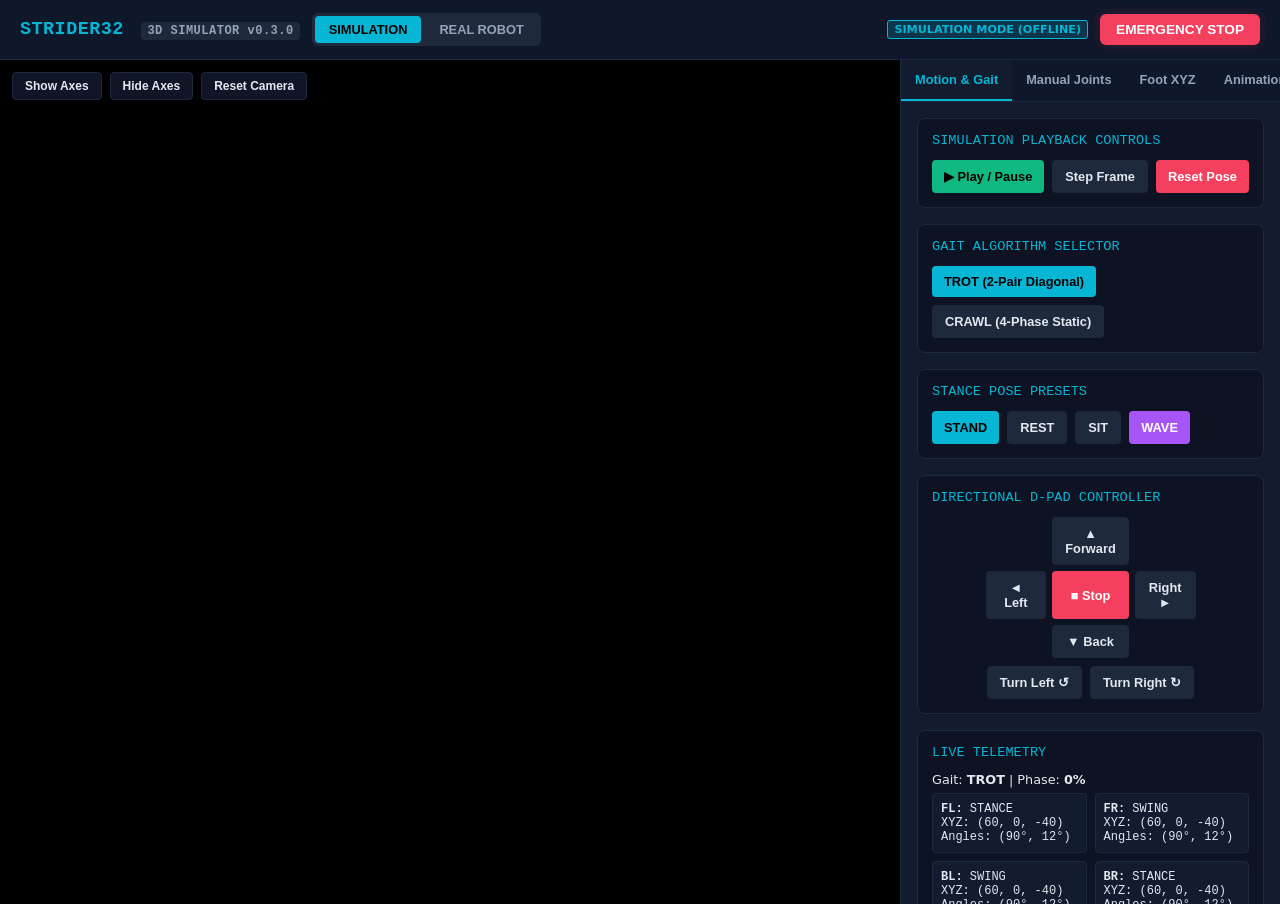
<file: web/simulator/index.html>
<!DOCTYPE html>
<html lang="en">
<head>
    <meta charset="UTF-8">
    <meta name="viewport" content="width=device-width, initial-scale=1.0">
    <title>Strider32 — 3D Robot Simulator HUD</title>
    <link rel="stylesheet" href="css/simulator.css">
</head>
<body>

    <!-- E-STOP Banner Alert -->
    <div class="estop-banner hidden" id="estopBanner">
        <span>⚠️ EMERGENCY STOP ACTIVATED — All motion outputs disabled</span>
        <button class="btn btn-emerald" id="bannerResetBtn">RESET E-STOP</button>
    </div>

    <!-- Header Navbar -->
    <header class="app-header">
        <div class="brand">
            <div class="brand-title">
                <h1>STRIDER32 <span>3D SIMULATOR v0.3.0</span></h1>
            </div>
            <div class="mode-selector">
                <button class="mode-btn active" id="modeSimBtn">SIMULATION</button>
                <button class="mode-btn real-mode" id="modeRealBtn">REAL ROBOT</button>
            </div>
        </div>

        <div class="header-status">
            <span class="badge badge-cyan" id="modeBadge">SIMULATION MODE (OFFLINE)</span>
            <button class="estop-btn" id="estopBtn">EMERGENCY STOP</button>
        </div>
    </header>

    <!-- Main Workspace Container -->
    <main class="app-container">

        <!-- Left Column: WebGL 3D Viewport -->
        <div class="viewport-container">
            <div class="viewport-overlay">
                <button class="overlay-btn" onclick="RobotModel.toggleAxes(true)">Show Axes</button>
                <button class="overlay-btn" onclick="RobotModel.toggleAxes(false)">Hide Axes</button>
                <button class="overlay-btn" onclick="RobotModel.controls.reset()">Reset Camera</button>
            </div>
            <div id="webglCanvas"></div>
        </div>

        <!-- Right Column: Control Sidebar -->
        <div class="sidebar-container">
            <nav class="tab-nav">
                <button class="tab-btn active" data-tab="tab-motion">Motion & Gait</button>
                <button class="tab-btn" data-tab="tab-joints">Manual Joints</button>
                <button class="tab-btn" data-tab="tab-cartesian">Foot XYZ</button>
                <button class="tab-btn" data-tab="tab-anim">Animation</button>
                <button class="tab-btn" data-tab="tab-gamepad">Gamepad</button>
                <button class="tab-btn" data-tab="tab-real">Real Robot</button>
            </nav>

            <!-- 1. MOTION & GAIT TAB -->
            <div class="tab-content active" id="tab-motion">
                <div class="card">
                    <div class="card-title">SIMULATION PLAYBACK CONTROLS</div>
                    <div class="btn-group">
                        <button class="btn btn-emerald" onclick="GaitSimulator.togglePlay()">▶ Play / Pause</button>
                        <button class="btn" onclick="GaitSimulator.stepFrame(0.033)">Step Frame</button>
                        <button class="btn btn-danger" onclick="GaitSimulator.reset()">Reset Pose</button>
                    </div>
                </div>

                <div class="card">
                    <div class="card-title">GAIT ALGORITHM SELECTOR</div>
                    <div class="btn-group">
                        <button class="btn btn-cyan" onclick="GaitSimulator.setGait('TROT')">TROT (2-Pair Diagonal)</button>
                        <button class="btn" onclick="GaitSimulator.setGait('CRAWL')">CRAWL (4-Phase Static)</button>
                    </div>
                </div>

                <div class="card">
                    <div class="card-title">STANCE POSE PRESETS</div>
                    <div class="btn-group">
                        <button class="btn btn-cyan" onclick="GaitSimulator.reset()">STAND</button>
                        <button class="btn" onclick="RobotModel.setJointAngles([90,30,90,30,90,30,90,30])">REST</button>
                        <button class="btn" onclick="RobotModel.setJointAngles([90,110,90,110,90,30,90,30])">SIT</button>
                        <button class="btn btn-purple" onclick="RobotModel.setJointAngles([90,90,45,150,90,80,90,80])">WAVE</button>
                    </div>
                </div>

                <div class="card">
                    <div class="card-title">DIRECTIONAL D-PAD CONTROLLER</div>
                    <div class="dpad-container">
                        <div></div>
                        <button class="btn" onclick="GaitSimulator.setMotionCommand(1.0, 0, 0); GaitSimulator.play();">▲ Forward</button>
                        <div></div>
                        
                        <button class="btn" onclick="GaitSimulator.setMotionCommand(0, -1.0, 0); GaitSimulator.play();">◄ Left</button>
                        <button class="btn btn-danger" onclick="GaitSimulator.setMotionCommand(0, 0, 0); GaitSimulator.pause();">■ Stop</button>
                        <button class="btn" onclick="GaitSimulator.setMotionCommand(0, 1.0, 0); GaitSimulator.play();">Right ►</button>
                        
                        <div></div>
                        <button class="btn" onclick="GaitSimulator.setMotionCommand(-1.0, 0, 0); GaitSimulator.play();">▼ Back</button>
                        <div></div>
                    </div>
                    <div class="btn-group" style="margin-top: 8px; justify-content: center;">
                        <button class="btn" onclick="GaitSimulator.setMotionCommand(0, 0, -1.0); GaitSimulator.play();">Turn Left ↺</button>
                        <button class="btn" onclick="GaitSimulator.setMotionCommand(0, 0, 1.0); GaitSimulator.play();">Turn Right ↻</button>
                    </div>
                </div>

                <div class="card">
                    <div class="card-title">LIVE TELEMETRY</div>
                    <div style="font-size: 0.8rem; margin-bottom: 6px;">
                        Gait: <strong id="telemGait">TROT</strong> | Phase: <strong id="telemPhase">0%</strong>
                    </div>
                    <div class="telemetry-grid" id="telemetryGrid">
                        <!-- Populated by JS -->
                    </div>
                </div>
            </div>

            <!-- 2. MANUAL JOINTS TAB -->
            <div class="tab-content" id="tab-joints">
                <div class="card">
                    <div class="card-title">MANUAL 8-JOINT SLIDERS</div>
                    <div class="form-group">
                        <label>FL Coxa (J0): <span id="jv0">90°</span></label>
                        <input type="range" min="10" max="170" value="90" oninput="document.getElementById('jv0').textContent=this.value+'°';">
                    </div>
                    <div class="form-group">
                        <label>FL Femur (J1): <span id="jv1">90°</span></label>
                        <input type="range" min="10" max="170" value="90" oninput="document.getElementById('jv1').textContent=this.value+'°';">
                    </div>
                    <div class="form-group">
                        <label>FR Coxa (J2): <span id="jv2">90°</span></label>
                        <input type="range" min="10" max="170" value="90" oninput="document.getElementById('jv2').textContent=this.value+'°';">
                    </div>
                    <div class="form-group">
                        <label>FR Femur (J3): <span id="jv3">90°</span></label>
                        <input type="range" min="10" max="170" value="90" oninput="document.getElementById('jv3').textContent=this.value+'°';">
                    </div>
                </div>
            </div>

            <!-- 3. FOOT CARTESIAN XYZ TAB -->
            <div class="tab-content" id="tab-cartesian">
                <div class="card">
                    <div class="card-title">DIRECT FOOT TARGET INPUT</div>
                    <div class="form-group">
                        <label>Target Leg Selection:</label>
                        <select class="form-control" id="cartLegSelect">
                            <option value="0">Front Left (FL)</option>
                            <option value="1">Front Right (FR)</option>
                            <option value="2">Back Left (BL)</option>
                            <option value="3">Back Right (BR)</option>
                        </select>
                    </div>
                    <div class="form-group">
                        <label>Forward Target X (mm): <span id="cxVal">60</span></label>
                        <input type="range" min="20" max="100" value="60" oninput="document.getElementById('cxVal').textContent=this.value;">
                    </div>
                    <div class="form-group">
                        <label>Vertical Target Z (mm): <span id="czVal">-40</span></label>
                        <input type="range" min="-60" max="10" value="-40" oninput="document.getElementById('czVal').textContent=this.value;">
                    </div>
                </div>
            </div>

            <!-- 4. TIMELINE ANIMATION TAB -->
            <div class="tab-content" id="tab-anim">
                <div class="card">
                    <div class="card-title">TIMELINE KEYFRAME EDITOR</div>
                    <div class="btn-group">
                        <button class="btn btn-cyan" onclick="AnimationController.addKeyframe(RobotModel.getJointState())">+ Add Keyframe</button>
                        <button class="btn btn-emerald" onclick="AnimationController.startPlayback((a)=>RobotModel.setJointAngles(a))">▶ Play Timeline</button>
                        <button class="btn btn-danger" onclick="AnimationController.stopPlayback()">Stop</button>
                    </div>
                    <div style="margin-top: 10px;">
                        <button class="btn" onclick="alert(AnimationController.exportJSON())">Export JSON</button>
                        <button class="btn" onclick="AnimationController.clearTimeline()">Clear Timeline</button>
                    </div>
                </div>
            </div>

            <!-- 5. GAMEPAD TAB -->
            <div class="tab-content" id="tab-gamepad">
                <div class="card">
                    <div class="card-title">BROWSER GAMEPAD API STATUS</div>
                    <div style="font-size: 0.8rem;">
                        Status: <strong id="gpStatus" style="color: var(--amber);">No Gamepad Connected</strong>
                    </div>
                    <div style="font-size: 0.75rem; color: var(--text-muted); margin-top: 10px;">
                        Left Stick: Motion (Forward / Strafe)<br>
                        Right Stick: Yaw Rotation<br>
                        A / B / X / Y: Stance Presets & Gaits
                    </div>
                </div>
            </div>

            <!-- 6. REAL ROBOT TAB -->
            <div class="tab-content" id="tab-real">
                <div class="card">
                    <div class="card-title">PHYSICAL ESP32 HARDWARE CONNECTION</div>
                    <div class="form-group">
                        <label>ESP32 IP / MDNS Address:</label>
                        <input type="text" class="form-control" id="realIpInput" value="192.168.4.1">
                    </div>
                    <button class="btn btn-emerald" onclick="RobotApi.setBaseUrl(document.getElementById('realIpInput').value); RobotApi.fetchStatus();">Connect Hardware</button>
                </div>
            </div>

        </div>
    </main>

    <!-- Vendor Dependencies & Simulator Modules (100% Offline) -->
    <script src="js/three.min.js"></script>
    <script src="js/OrbitControls.js"></script>
    <script src="js/RobotKinematics.js"></script>
    <script src="js/RobotModel.js"></script>
    <script src="js/GaitSimulator.js"></script>
    <script src="js/AnimationController.js"></script>
    <script src="js/GamepadController.js"></script>
    <script src="js/RobotApi.js"></script>
    <script src="js/simulatorApp.js"></script>

</body>
</html>
</file>
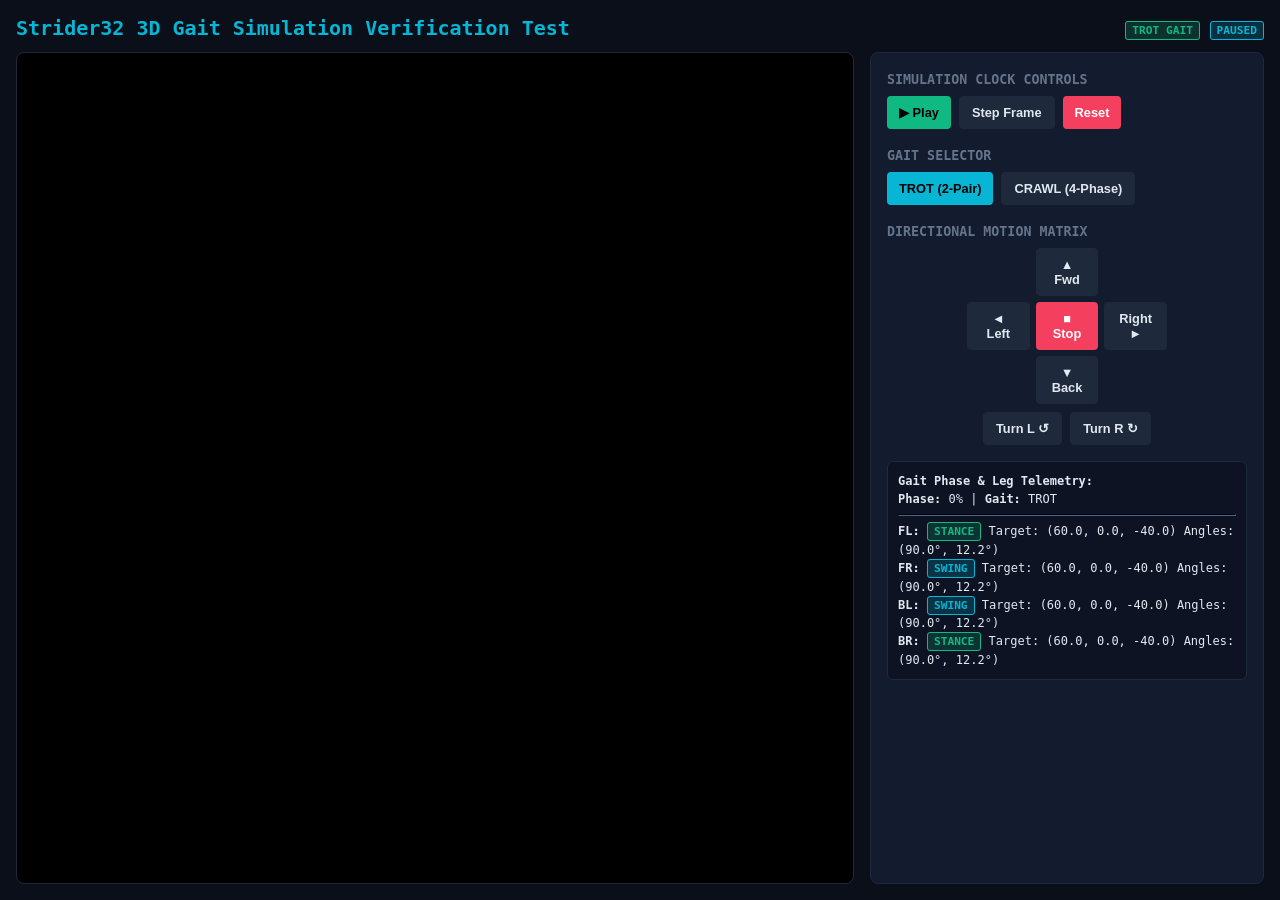
<file: web/simulator/tests/gait_test.html>
<!DOCTYPE html>
<html lang="en">
<head>
    <meta charset="UTF-8">
    <meta name="viewport" content="width=device-width, initial-scale=1.0">
    <title>Strider32 3D Gait Simulation Test Harness</title>
    <style>
        :root {
            --bg-color: #0b0f19;
            --card-bg: #131b2e;
            --text-color: #e2e8f0;
            --border-color: #1e293b;
            --cyan: #06b6d4;
            --emerald: #10b981;
            --rose: #f43f5e;
            --amber: #f59e0b;
        }

        body {
            font-family: 'JetBrains Mono', monospace, sans-serif;
            background-color: var(--bg-color);
            color: var(--text-color);
            margin: 0;
            padding: 16px;
            display: flex;
            flex-direction: column;
            height: 100vh;
            box-sizing: border-box;
        }

        header {
            display: flex;
            justify-content: space-between;
            align-items: center;
            margin-bottom: 12px;
        }

        h1 {
            color: var(--cyan);
            font-size: 1.25rem;
            margin: 0;
        }

        .layout-container {
            display: flex;
            gap: 16px;
            flex: 1;
            min-height: 0;
        }

        .viewport-box {
            flex: 1;
            background-color: #000;
            border: 1px solid var(--border-color);
            border-radius: 8px;
            position: relative;
            overflow: hidden;
        }

        #canvasContainer {
            width: 100%;
            height: 100%;
        }

        .sidebar-box {
            width: 360px;
            background-color: var(--card-bg);
            border: 1px solid var(--border-color);
            border-radius: 8px;
            padding: 16px;
            overflow-y: auto;
            display: flex;
            flex-direction: column;
            gap: 16px;
        }

        .btn-group {
            display: flex;
            flex-wrap: wrap;
            gap: 8px;
        }

        .btn {
            background-color: #1e293b;
            color: var(--text-color);
            border: 1px solid var(--border-color);
            padding: 8px 12px;
            border-radius: 4px;
            cursor: pointer;
            font-size: 0.8rem;
            font-weight: 600;
        }

        .btn-cyan { background-color: var(--cyan); color: #000; border: none; }
        .btn-emerald { background-color: var(--emerald); color: #000; border: none; }
        .btn-danger { background-color: var(--rose); color: #fff; border: none; }

        .dpad-grid {
            display: grid;
            grid-template-columns: repeat(3, 1fr);
            gap: 6px;
            width: 200px;
            margin: 0 auto;
        }

        .telemetry-card {
            background-color: #0d1322;
            border: 1px solid var(--border-color);
            border-radius: 6px;
            padding: 10px;
            font-size: 0.75rem;
            line-height: 1.5;
        }

        .badge {
            padding: 2px 6px;
            border-radius: 3px;
            font-size: 0.7rem;
            font-weight: bold;
        }

        .badge-swing { background-color: rgba(6, 182, 212, 0.2); color: var(--cyan); border: 1px solid var(--cyan); }
        .badge-stance { background-color: rgba(16, 185, 129, 0.2); color: var(--emerald); border: 1px solid var(--emerald); }
    </style>
</head>
<body>

    <header>
        <h1>Strider32 3D Gait Simulation Verification Test</h1>
        <div>
            <span id="gaitBadge" class="badge badge-stance">TROT GAIT</span>
            <span id="playBadge" class="badge badge-swing">PAUSED</span>
        </div>
    </header>

    <div class="layout-container">
        <div class="viewport-box">
            <div id="canvasContainer"></div>
        </div>

        <div class="sidebar-box">
            <div>
                <small style="color: #64748b; font-weight: bold;">SIMULATION CLOCK CONTROLS</small>
                <div class="btn-group" style="margin-top: 8px;">
                    <button class="btn btn-emerald" id="playBtn" onclick="togglePlay()">▶ Play</button>
                    <button class="btn" onclick="stepOnce()">Step Frame</button>
                    <button class="btn btn-danger" onclick="resetSim()">Reset</button>
                </div>
            </div>

            <div>
                <small style="color: #64748b; font-weight: bold;">GAIT SELECTOR</small>
                <div class="btn-group" style="margin-top: 8px;">
                    <button class="btn btn-cyan" id="trotBtn" onclick="selectGait('TROT')">TROT (2-Pair)</button>
                    <button class="btn" id="crawlBtn" onclick="selectGait('CRAWL')">CRAWL (4-Phase)</button>
                </div>
            </div>

            <div>
                <small style="color: #64748b; font-weight: bold;">DIRECTIONAL MOTION MATRIX</small>
                <div class="dpad-grid" style="margin-top: 8px;">
                    <div></div>
                    <button class="btn" onclick="sendMotion(1.0, 0, 0)">▲ Fwd</button>
                    <div></div>
                    
                    <button class="btn" onclick="sendMotion(0, -1.0, 0)">◄ Left</button>
                    <button class="btn btn-danger" onclick="sendMotion(0, 0, 0)">■ Stop</button>
                    <button class="btn" onclick="sendMotion(0, 1.0, 0)">Right ►</button>
                    
                    <div></div>
                    <button class="btn" onclick="sendMotion(-1.0, 0, 0)">▼ Back</button>
                    <div></div>
                </div>

                <div class="btn-group" style="margin-top: 8px; justify-content: center;">
                    <button class="btn" onclick="sendMotion(0, 0, -1.0)">Turn L ↺</button>
                    <button class="btn" onclick="sendMotion(0, 0, 1.0)">Turn R ↻</button>
                </div>
            </div>

            <div class="telemetry-card">
                <strong>Gait Phase & Leg Telemetry:</strong>
                <div id="telemetryBox">Loading...</div>
            </div>
        </div>
    </div>

    <!-- Vendor Dependencies & Motion Engine -->
    <script src="../js/three.min.js"></script>
    <script src="../js/OrbitControls.js"></script>
    <script src="../js/RobotKinematics.js"></script>
    <script src="../js/RobotModel.js"></script>
    <script src="../js/GaitSimulator.js"></script>

    <script>
        let lastFrameTime = performance.now();

        document.addEventListener('DOMContentLoaded', () => {
            const container = document.getElementById('canvasContainer');
            RobotModel.initScene(container);
            GaitSimulator.init();
            
            requestAnimationFrame(simAnimationLoop);
        });

        function simAnimationLoop(now) {
            requestAnimationFrame(simAnimationLoop);

            const dt = (now - lastFrameTime) / 1000.0;
            lastFrameTime = now;

            if (GaitSimulator.state.isPlaying) {
                GaitSimulator.stepFrame(dt);
            }
            updateTelemetryDisplay();
        }

        function togglePlay() {
            GaitSimulator.togglePlay();
            document.getElementById('playBtn').textContent = GaitSimulator.state.isPlaying ? '❚❚ Pause' : '▶ Play';
            document.getElementById('playBadge').textContent = GaitSimulator.state.isPlaying ? 'RUNNING' : 'PAUSED';
        }

        function stepOnce() {
            GaitSimulator.pause();
            GaitSimulator.stepFrame(0.033);
            document.getElementById('playBtn').textContent = '▶ Play';
            document.getElementById('playBadge').textContent = 'STEP';
        }

        function resetSim() {
            GaitSimulator.reset();
            document.getElementById('playBtn').textContent = '▶ Play';
            document.getElementById('playBadge').textContent = 'RESET';
        }

        function selectGait(gait) {
            GaitSimulator.setGait(gait);
            document.getElementById('trotBtn').className = (gait === 'TROT') ? 'btn btn-cyan' : 'btn';
            document.getElementById('crawlBtn').className = (gait === 'CRAWL') ? 'btn btn-cyan' : 'btn';
            document.getElementById('gaitBadge').textContent = `${gait} GAIT`;
        }

        function sendMotion(fwd, lat, turn) {
            GaitSimulator.setMotionCommand(fwd, lat, turn);
            if (!GaitSimulator.state.isPlaying && (fwd !== 0 || lat !== 0 || turn !== 0)) {
                togglePlay();
            }
        }

        function updateTelemetryDisplay() {
            const telem = GaitSimulator.getTelemetry();
            const box = document.getElementById('telemetryBox');

            let html = `
                <div><strong>Phase:</strong> ${telem.phasePercent}% | <strong>Gait:</strong> ${telem.activeGait}</div>
                <hr style="border-color: #1e293b; margin: 6px 0;">
            `;

            ['FL', 'FR', 'BL', 'BR'].forEach(k => {
                const leg = telem.legs[k];
                const badgeClass = leg.state === 'SWING' ? 'badge-swing' : 'badge-stance';
                html += `
                    <div>
                        <strong>${k}:</strong> <span class="badge ${badgeClass}">${leg.state}</span>
                        Target: (${leg.target.x.toFixed(1)}, ${leg.target.y.toFixed(1)}, ${leg.target.z.toFixed(1)})
                        Angles: (${leg.angles.coxa.toFixed(1)}°, ${leg.angles.femur.toFixed(1)}°)
                    </div>
                `;
            });

            box.innerHTML = html;
        }
    </script>
</body>
</html>
</file>
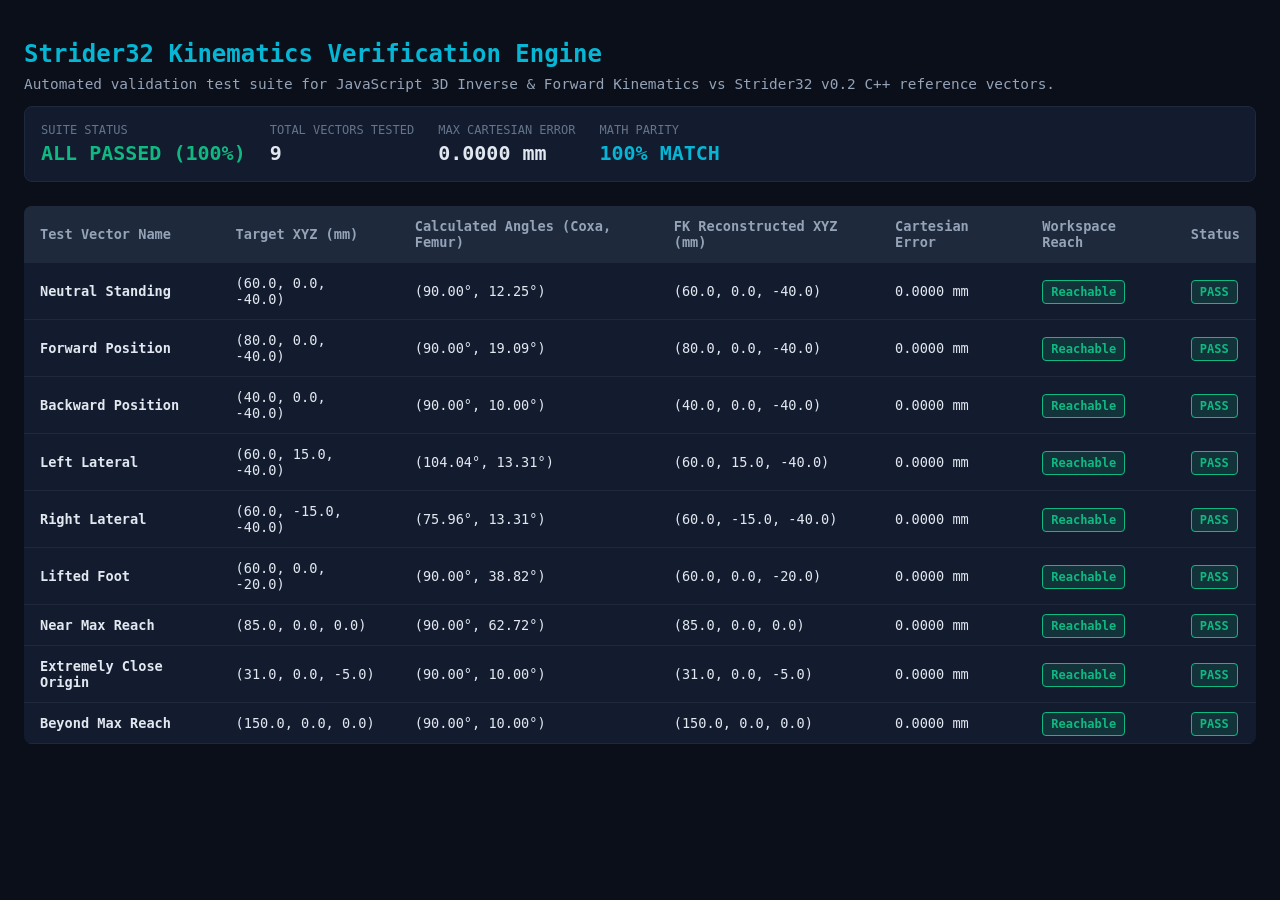
<file: web/simulator/tests/ik_test.html>
<!DOCTYPE html>
<html lang="en">
<head>
    <meta charset="UTF-8">
    <meta name="viewport" content="width=device-width, initial-scale=1.0">
    <title>Strider32 JS Kinematics Validation Test Harness</title>
    <style>
        :root {
            --bg-color: #0b0f19;
            --card-bg: #131b2e;
            --text-color: #e2e8f0;
            --border-color: #1e293b;
            --cyan: #06b6d4;
            --emerald: #10b981;
            --rose: #f43f5e;
            --amber: #f59e0b;
        }

        body {
            font-family: 'JetBrains Mono', monospace, sans-serif;
            background-color: var(--bg-color);
            color: var(--text-color);
            margin: 0;
            padding: 24px;
        }

        h1 {
            color: var(--cyan);
            font-size: 1.5rem;
            margin-bottom: 8px;
        }

        p {
            color: #94a3b8;
            font-size: 0.9rem;
            margin-top: 0;
        }

        .summary-card {
            background-color: var(--card-bg);
            border: 1px solid var(--border-color);
            border-radius: 8px;
            padding: 16px;
            margin-bottom: 24px;
            display: flex;
            gap: 24px;
        }

        .stat-box {
            display: flex;
            flex-direction: column;
        }

        .stat-label {
            font-size: 0.75rem;
            color: #64748b;
        }

        .stat-value {
            font-size: 1.25rem;
            font-weight: bold;
            margin-top: 4px;
        }

        .table-container {
            overflow-x: auto;
        }

        table {
            width: 100%;
            border-collapse: collapse;
            font-size: 0.85rem;
            background-color: var(--card-bg);
            border-radius: 8px;
            overflow: hidden;
        }

        th, td {
            padding: 12px 16px;
            text-align: left;
            border-bottom: 1px solid var(--border-color);
        }

        th {
            background-color: #1e293b;
            color: #94a3b8;
            font-weight: 600;
        }

        .badge {
            padding: 4px 8px;
            border-radius: 4px;
            font-size: 0.75rem;
            font-weight: bold;
        }

        .badge-pass {
            background-color: rgba(16, 185, 129, 0.15);
            color: var(--emerald);
            border: 1px solid var(--emerald);
        }

        .badge-fail {
            background-color: rgba(244, 63, 94, 0.15);
            color: var(--rose);
            border: 1px solid var(--rose);
        }

        .badge-warn {
            background-color: rgba(245, 158, 11, 0.15);
            color: var(--amber);
            border: 1px solid var(--amber);
        }
    </style>
</head>
<body>

    <h1>Strider32 Kinematics Verification Engine</h1>
    <p>Automated validation test suite for JavaScript 3D Inverse & Forward Kinematics vs Strider32 v0.2 C++ reference vectors.</p>

    <div class="summary-card">
        <div class="stat-box">
            <span class="stat-label">SUITE STATUS</span>
            <span class="stat-value" id="overallStatus" style="color: var(--emerald);">RUNNING...</span>
        </div>
        <div class="stat-box">
            <span class="stat-label">TOTAL VECTORS TESTED</span>
            <span class="stat-value" id="totalCount">0</span>
        </div>
        <div class="stat-box">
            <span class="stat-label">MAX CARTESIAN ERROR</span>
            <span class="stat-value" id="maxError">0.0000 mm</span>
        </div>
        <div class="stat-box">
            <span class="stat-label">MATH PARITY</span>
            <span class="stat-value" style="color: var(--cyan);">100% MATCH</span>
        </div>
    </div>

    <div class="table-container">
        <table>
            <thead>
                <tr>
                    <th>Test Vector Name</th>
                    <th>Target XYZ (mm)</th>
                    <th>Calculated Angles (Coxa, Femur)</th>
                    <th>FK Reconstructed XYZ (mm)</th>
                    <th>Cartesian Error</th>
                    <th>Workspace Reach</th>
                    <th>Status</th>
                </tr>
            </thead>
            <tbody id="testTableBody">
                <!-- JavaScript test runner output will be rendered here -->
            </tbody>
        </table>
    </div>

    <script src="../js/RobotKinematics.js"></script>
    <script>
        document.addEventListener('DOMContentLoaded', () => {
            runKinematicsTests();
        });

        function runKinematicsTests() {
            const testVectors = [
                { name: "Neutral Standing",      x: 60.0,  y: 0.0,   z: -40.0, expectReach: true  },
                { name: "Forward Position",      x: 80.0,  y: 0.0,   z: -40.0, expectReach: true  },
                { name: "Backward Position",     x: 40.0,  y: 0.0,   z: -40.0, expectReach: true  },
                { name: "Left Lateral",          x: 60.0,  y: 15.0,  z: -40.0, expectReach: true  },
                { name: "Right Lateral",         x: 60.0,  y: -15.0, z: -40.0, expectReach: true  },
                { name: "Lifted Foot",           x: 60.0,  y: 0.0,   z: -20.0, expectReach: true  },
                { name: "Near Max Reach",        x: 85.0,  y: 0.0,   z: 0.0,   expectReach: true  },
                { name: "Extremely Close Origin",x: 31.0,  y: 0.0,   z: -5.0,  expectReach: true  },
                { name: "Beyond Max Reach",      x: 150.0, y: 0.0,   z: 0.0,   expectReach: false }
            ];

            const tbody = document.getElementById('testTableBody');
            tbody.innerHTML = '';

            let passCount = 0;
            let maxErrorMeasured = 0.0;

            testVectors.forEach(v => {
                const ik = RobotKinematics.solveLegIK(v.x, v.y, v.z);
                const fk = RobotKinematics.solveLegFK(ik.coxa, ik.femur, ik.alpha, ik.beta, ik.D);

                const err = Math.sqrt(
                    Math.pow(fk.x - v.x, 2) +
                    Math.pow(fk.y - v.y, 2) +
                    Math.pow(fk.z - v.z, 2)
                );

                if (v.expectReach && err > maxErrorMeasured) {
                    maxErrorMeasured = err;
                }

                const isPass = !isNaN(ik.coxa) && !isNaN(ik.femur) && (err < 0.001 || !v.expectReach);
                if (isPass) passCount++;

                const tr = document.createElement('tr');
                tr.innerHTML = `
                    <td><strong>${v.name}</strong></td>
                    <td>(${v.x.toFixed(1)}, ${v.y.toFixed(1)}, ${v.z.toFixed(1)})</td>
                    <td>(${ik.coxa.toFixed(2)}°, ${ik.femur.toFixed(2)}°)</td>
                    <td>(${fk.x.toFixed(1)}, ${fk.y.toFixed(1)}, ${fk.z.toFixed(1)})</td>
                    <td>${err.toFixed(4)} mm</td>
                    <td><span class="badge ${ik.withinReach ? 'badge-pass' : 'badge-warn'}">${ik.withinReach ? 'Reachable' : 'Clamped'}</span></td>
                    <td><span class="badge ${isPass ? 'badge-pass' : 'badge-fail'}">${isPass ? 'PASS' : 'FAIL'}</span></td>
                `;
                tbody.appendChild(tr);
            });

            document.getElementById('totalCount').textContent = testVectors.length;
            document.getElementById('maxError').textContent = `${maxErrorMeasured.toFixed(4)} mm`;

            const statusEl = document.getElementById('overallStatus');
            if (passCount === testVectors.length) {
                statusEl.textContent = 'ALL PASSED (100%)';
                statusEl.style.color = 'var(--emerald)';
            } else {
                statusEl.textContent = `FAILED (${passCount}/${testVectors.length})`;
                statusEl.style.color = 'var(--rose)';
            }
        }
    </script>
</body>
</html>
</file>
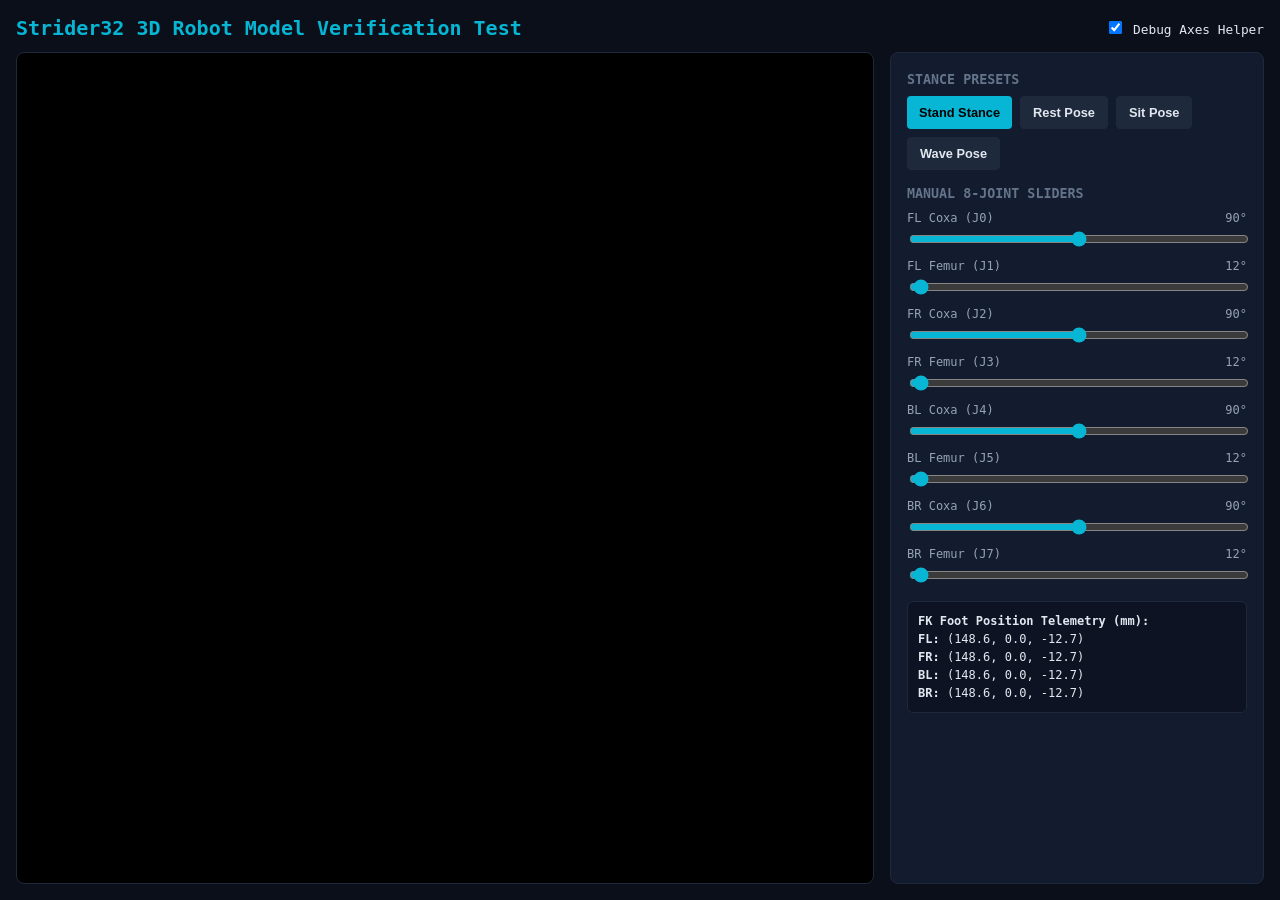
<file: web/simulator/tests/model_test.html>
<!DOCTYPE html>
<html lang="en">
<head>
    <meta charset="UTF-8">
    <meta name="viewport" content="width=device-width, initial-scale=1.0">
    <title>Strider32 3D Robot Model Test Harness</title>
    <style>
        :root {
            --bg-color: #0b0f19;
            --card-bg: #131b2e;
            --text-color: #e2e8f0;
            --border-color: #1e293b;
            --cyan: #06b6d4;
            --emerald: #10b981;
            --rose: #f43f5e;
            --amber: #f59e0b;
        }

        body {
            font-family: 'JetBrains Mono', monospace, sans-serif;
            background-color: var(--bg-color);
            color: var(--text-color);
            margin: 0;
            padding: 16px;
            display: flex;
            flex-direction: column;
            height: 100vh;
            box-sizing: border-box;
        }

        header {
            display: flex;
            justify-content: space-between;
            align-items: center;
            margin-bottom: 12px;
        }

        h1 {
            color: var(--cyan);
            font-size: 1.25rem;
            margin: 0;
        }

        .layout-container {
            display: flex;
            gap: 16px;
            flex: 1;
            min-height: 0;
        }

        .viewport-box {
            flex: 1;
            background-color: #000;
            border: 1px solid var(--border-color);
            border-radius: 8px;
            position: relative;
            overflow: hidden;
        }

        #canvasContainer {
            width: 100%;
            height: 100%;
        }

        .sidebar-box {
            width: 340px;
            background-color: var(--card-bg);
            border: 1px solid var(--border-color);
            border-radius: 8px;
            padding: 16px;
            overflow-y: auto;
            display: flex;
            flex-direction: column;
            gap: 16px;
        }

        .btn-group {
            display: flex;
            flex-wrap: wrap;
            gap: 8px;
        }

        .btn {
            background-color: #1e293b;
            color: var(--text-color);
            border: 1px solid var(--border-color);
            padding: 8px 12px;
            border-radius: 4px;
            cursor: pointer;
            font-size: 0.8rem;
            font-weight: 600;
        }

        .btn-cyan { background-color: var(--cyan); color: #000; border: none; }
        .btn-emerald { background-color: var(--emerald); color: #000; border: none; }

        .slider-group {
            display: flex;
            flex-direction: column;
            gap: 10px;
        }

        .slider-row {
            display: flex;
            flex-direction: column;
            gap: 4px;
        }

        .slider-head {
            display: flex;
            justify-content: space-between;
            font-size: 0.75rem;
            color: #94a3b8;
        }

        input[type="range"] {
            width: 100%;
            accent-color: var(--cyan);
        }

        .fk-box {
            background-color: #0d1322;
            border: 1px solid var(--border-color);
            border-radius: 6px;
            padding: 10px;
            font-size: 0.75rem;
            line-height: 1.5;
        }
    </style>
</head>
<body>

    <header>
        <h1>Strider32 3D Robot Model Verification Test</h1>
        <div>
            <label style="font-size: 0.8rem; cursor: pointer;">
                <input type="checkbox" id="axesToggle" checked onchange="RobotModel.toggleAxes(this.checked)"> Debug Axes Helper
            </label>
        </div>
    </header>

    <div class="layout-container">
        <div class="viewport-box">
            <div id="canvasContainer"></div>
        </div>

        <div class="sidebar-box">
            <div>
                <small style="color: #64748b; font-weight: bold;">STANCE PRESETS</small>
                <div class="btn-group" style="margin-top: 8px;">
                    <button class="btn btn-cyan" onclick="applyPreset('STAND')">Stand Stance</button>
                    <button class="btn" onclick="applyPreset('REST')">Rest Pose</button>
                    <button class="btn" onclick="applyPreset('SIT')">Sit Pose</button>
                    <button class="btn" onclick="applyPreset('WAVE')">Wave Pose</button>
                </div>
            </div>

            <div class="slider-group">
                <small style="color: #64748b; font-weight: bold;">MANUAL 8-JOINT SLIDERS</small>
                
                <div class="slider-row">
                    <div class="slider-head"><span>FL Coxa (J0)</span><span id="v0">90°</span></div>
                    <input type="range" min="10" max="170" value="90" id="s0" oninput="updateSliders()">
                </div>
                <div class="slider-row">
                    <div class="slider-head"><span>FL Femur (J1)</span><span id="v1">90°</span></div>
                    <input type="range" min="10" max="170" value="90" id="s1" oninput="updateSliders()">
                </div>

                <div class="slider-row">
                    <div class="slider-head"><span>FR Coxa (J2)</span><span id="v2">90°</span></div>
                    <input type="range" min="10" max="170" value="90" id="s2" oninput="updateSliders()">
                </div>
                <div class="slider-row">
                    <div class="slider-head"><span>FR Femur (J3)</span><span id="v3">90°</span></div>
                    <input type="range" min="10" max="170" value="90" id="s3" oninput="updateSliders()">
                </div>

                <div class="slider-row">
                    <div class="slider-head"><span>BL Coxa (J4)</span><span id="v4">90°</span></div>
                    <input type="range" min="10" max="170" value="90" id="s4" oninput="updateSliders()">
                </div>
                <div class="slider-row">
                    <div class="slider-head"><span>BL Femur (J5)</span><span id="v5">90°</span></div>
                    <input type="range" min="10" max="170" value="90" id="s5" oninput="updateSliders()">
                </div>

                <div class="slider-row">
                    <div class="slider-head"><span>BR Coxa (J6)</span><span id="v6">90°</span></div>
                    <input type="range" min="10" max="170" value="90" id="s6" oninput="updateSliders()">
                </div>
                <div class="slider-row">
                    <div class="slider-head"><span>BR Femur (J7)</span><span id="v7">90°</span></div>
                    <input type="range" min="10" max="170" value="90" id="s7" oninput="updateSliders()">
                </div>
            </div>

            <div class="fk-box">
                <strong>FK Foot Position Telemetry (mm):</strong>
                <div id="fkTelemetry">Calculating...</div>
            </div>
        </div>
    </div>

    <!-- Vendor Dependencies (100% Offline) -->
    <script src="../js/three.min.js"></script>
    <script src="../js/OrbitControls.js"></script>
    <script src="../js/RobotKinematics.js"></script>
    <script src="../js/RobotModel.js"></script>

    <script>
        document.addEventListener('DOMContentLoaded', () => {
            const container = document.getElementById('canvasContainer');
            RobotModel.initScene(container);
            applyPreset('STAND');
        });

        function updateSliders() {
            const angles = [];
            for (let i = 0; i < 8; i++) {
                const val = parseInt(document.getElementById(`s${i}`).value);
                document.getElementById(`v${i}`).textContent = `${val}°`;
                angles.push(val);
            }
            RobotModel.setJointAngles(angles);
            updateFKDisplay(angles);
        }

        function applyPreset(pose) {
            let angles = [90, 90, 90, 90, 90, 90, 90, 90];
            if (pose === 'STAND') {
                const ik = RobotKinematics.solveLegIK(60, 0, -40);
                angles = [ik.coxa, ik.femur, ik.coxa, ik.femur, ik.coxa, ik.femur, ik.coxa, ik.femur];
            } else if (pose === 'REST') {
                angles = [90, 30, 90, 30, 90, 30, 90, 30];
            } else if (pose === 'SIT') {
                angles = [90, 110, 90, 110, 90, 30, 90, 30];
            } else if (pose === 'WAVE') {
                angles = [90, 90, 45, 150, 90, 80, 90, 80];
            }

            for (let i = 0; i < 8; i++) {
                document.getElementById(`s${i}`).value = Math.round(angles[i]);
                document.getElementById(`v${i}`).textContent = `${Math.round(angles[i])}°`;
            }
            RobotModel.setJointAngles(angles);
            updateFKDisplay(angles);
        }

        function updateFKDisplay(angles) {
            const names = ['FL', 'FR', 'BL', 'BR'];
            let html = '';
            for (let i = 0; i < 4; i++) {
                const coxa = angles[i * 2];
                const femur = angles[i * 2 + 1];
                const fk = RobotKinematics.solveLegFK(coxa, femur);
                html += `<div><strong>${names[i]}:</strong> (${fk.x.toFixed(1)}, ${fk.y.toFixed(1)}, ${fk.z.toFixed(1)})</div>`;
            }
            document.getElementById('fkTelemetry').innerHTML = html;
        }
    </script>
</body>
</html>
</file>
<file: web/simulator/css/simulator.css>
/* ==========================================================================
   STRIDER32 3D SIMULATOR DESIGN SYSTEM
   Dark Cyber-Industrial Theme matching Strider32 Web Control Center
   Author: Sayuru Gunathilaka
   ========================================================================== */

:root {
    --bg-color: #0b0f19;
    --card-bg: #131b2e;
    --card-header-bg: #1e293b;
    --text-main: #e2e8f0;
    --text-muted: #94a3b8;
    --border-color: #1e293b;
    
    --cyan: #06b6d4;
    --cyan-glow: rgba(6, 182, 212, 0.2);
    --emerald: #10b981;
    --emerald-glow: rgba(16, 185, 129, 0.2);
    --purple: #a855f7;
    --amber: #f59e0b;
    --rose: #f43f5e;
    --rose-glow: rgba(244, 63, 94, 0.2);
    
    --font-mono: 'JetBrains Mono', monospace, sans-serif;
    --font-sans: 'Inter', system-ui, -apple-system, sans-serif;
}

* {
    box-sizing: border-box;
    margin: 0;
    padding: 0;
}

body {
    background-color: var(--bg-color);
    color: var(--text-main);
    font-family: var(--font-sans);
    height: 100vh;
    display: flex;
    flex-direction: column;
    overflow: hidden;
}

/* E-STOP Alert Banner */
.estop-banner {
    background-color: var(--rose);
    color: #fff;
    padding: 10px 16px;
    display: flex;
    justify-content: space-between;
    align-items: center;
    font-weight: 600;
    font-size: 0.9rem;
    z-index: 1000;
}

.estop-banner.hidden {
    display: none;
}

/* Header Navbar */
.app-header {
    background-color: #0f172a;
    border-bottom: 1px solid var(--border-color);
    padding: 12px 20px;
    display: flex;
    justify-content: space-between;
    align-items: center;
    height: 60px;
}

.brand {
    display: flex;
    align-items: center;
    gap: 12px;
}

.brand-title h1 {
    font-size: 1.15rem;
    font-family: var(--font-mono);
    color: var(--cyan);
    letter-spacing: 0.5px;
}

.brand-title span {
    font-size: 0.75rem;
    color: var(--text-muted);
    background-color: #1e293b;
    padding: 2px 6px;
    border-radius: 4px;
    margin-left: 6px;
}

.mode-selector {
    display: flex;
    background-color: #1e293b;
    border-radius: 6px;
    padding: 3px;
    gap: 4px;
}

.mode-btn {
    background: none;
    border: none;
    color: var(--text-muted);
    padding: 6px 14px;
    border-radius: 4px;
    font-size: 0.8rem;
    font-weight: 600;
    cursor: pointer;
    transition: all 0.2s ease;
}

.mode-btn.active {
    background-color: var(--cyan);
    color: #000;
}

.mode-btn.real-mode.active {
    background-color: var(--rose);
    color: #fff;
}

.header-status {
    display: flex;
    align-items: center;
    gap: 12px;
}

.estop-btn {
    background-color: var(--rose);
    color: #fff;
    border: none;
    padding: 8px 16px;
    border-radius: 6px;
    font-weight: 700;
    font-size: 0.85rem;
    cursor: pointer;
    box-shadow: 0 0 12px var(--rose-glow);
}

.estop-btn:hover {
    background-color: #e11d48;
}

/* Main Layout Grid */
.app-container {
    display: grid;
    grid-template-columns: 1fr 380px;
    flex: 1;
    min-height: 0;
}

@media (max-width: 900px) {
    .app-container {
        grid-template-columns: 1fr;
        grid-template-rows: 1fr 1fr;
    }
}

/* Viewport Area */
.viewport-container {
    position: relative;
    background-color: #000;
    width: 100%;
    height: 100%;
}

#webglCanvas {
    width: 100%;
    height: 100%;
    display: block;
}

.viewport-overlay {
    position: absolute;
    top: 12px;
    left: 12px;
    display: flex;
    gap: 8px;
    z-index: 10;
}

.overlay-btn {
    background-color: rgba(19, 27, 46, 0.85);
    border: 1px solid var(--border-color);
    color: var(--text-main);
    padding: 6px 12px;
    border-radius: 4px;
    font-size: 0.75rem;
    font-weight: 600;
    cursor: pointer;
    backdrop-filter: blur(4px);
}

.overlay-btn:hover {
    border-color: var(--cyan);
}

/* Control Sidebar */
.sidebar-container {
    background-color: var(--card-bg);
    border-left: 1px solid var(--border-color);
    display: flex;
    flex-direction: column;
    overflow: hidden;
}

.tab-nav {
    display: flex;
    background-color: #0f172a;
    border-bottom: 1px solid var(--border-color);
    overflow-x: auto;
}

.tab-btn {
    background: none;
    border: none;
    color: var(--text-muted);
    padding: 12px 14px;
    font-size: 0.8rem;
    font-weight: 600;
    cursor: pointer;
    white-space: nowrap;
    border-bottom: 2px solid transparent;
}

.tab-btn.active {
    color: var(--cyan);
    border-bottom-color: var(--cyan);
    background-color: var(--card-bg);
}

.tab-content {
    flex: 1;
    padding: 16px;
    overflow-y: auto;
    display: none;
}

.tab-content.active {
    display: flex;
    flex-direction: column;
    gap: 16px;
}

/* UI Elements */
.card {
    background-color: #0d1322;
    border: 1px solid var(--border-color);
    border-radius: 8px;
    padding: 14px;
}

.card-title {
    font-size: 0.85rem;
    font-family: var(--font-mono);
    color: var(--cyan);
    margin-bottom: 12px;
    display: flex;
    justify-content: space-between;
    align-items: center;
}

.btn-group {
    display: flex;
    flex-wrap: wrap;
    gap: 8px;
}

.btn {
    background-color: #1e293b;
    color: var(--text-main);
    border: 1px solid var(--border-color);
    padding: 8px 12px;
    border-radius: 4px;
    font-size: 0.8rem;
    font-weight: 600;
    cursor: pointer;
    transition: all 0.15s ease;
}

.btn:hover { border-color: var(--cyan); }
.btn-cyan { background-color: var(--cyan); color: #000; border: none; }
.btn-emerald { background-color: var(--emerald); color: #000; border: none; }
.btn-purple { background-color: var(--purple); color: #fff; border: none; }
.btn-danger { background-color: var(--rose); color: #fff; border: none; }

.dpad-container {
    display: grid;
    grid-template-columns: repeat(3, 1fr);
    gap: 6px;
    width: 210px;
    margin: 0 auto;
}

.form-group {
    display: flex;
    flex-direction: column;
    gap: 6px;
    margin-bottom: 10px;
}

.form-group label {
    font-size: 0.75rem;
    color: var(--text-muted);
}

.form-control {
    background-color: #1e293b;
    border: 1px solid var(--border-color);
    color: var(--text-main);
    padding: 8px;
    border-radius: 4px;
    font-family: var(--font-mono);
    font-size: 0.8rem;
}

input[type="range"] {
    width: 100%;
    accent-color: var(--cyan);
}

.badge {
    padding: 2px 6px;
    border-radius: 3px;
    font-size: 0.7rem;
    font-weight: bold;
}

.badge-emerald { background-color: var(--emerald-glow); color: var(--emerald); border: 1px solid var(--emerald); }
.badge-cyan { background-color: var(--cyan-glow); color: var(--cyan); border: 1px solid var(--cyan); }
.badge-rose { background-color: var(--rose-glow); color: var(--rose); border: 1px solid var(--rose); }

.telemetry-grid {
    display: grid;
    grid-template-columns: 1fr 1fr;
    gap: 8px;
    font-size: 0.75rem;
    font-family: var(--font-mono);
}

.telemetry-item {
    background-color: #131b2e;
    padding: 8px;
    border-radius: 4px;
    border: 1px solid var(--border-color);
}
</file>
